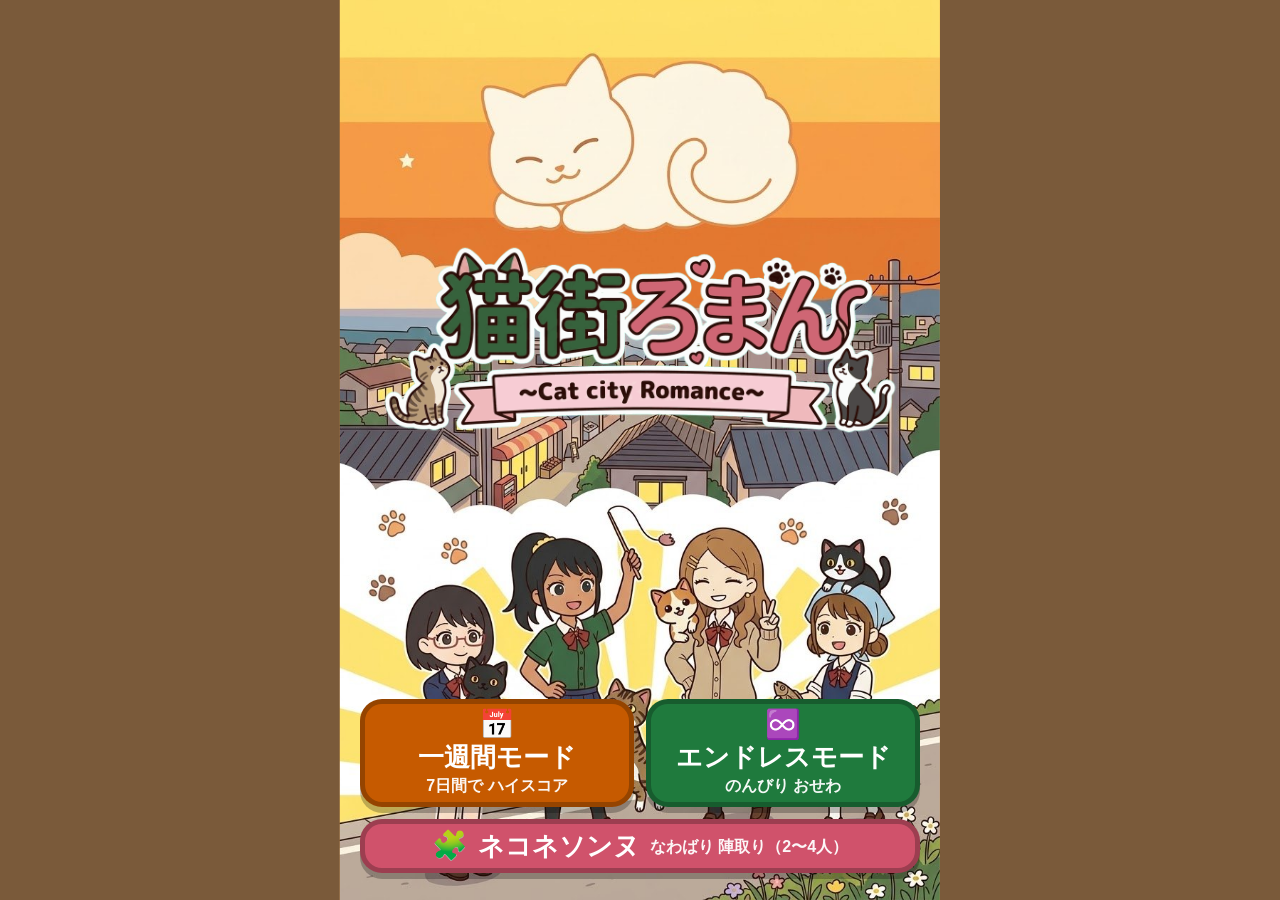
<file: app/index.html>
<!DOCTYPE html>
<html lang="ja">
<head>
<meta charset="UTF-8">
<meta name="viewport" content="width=device-width, initial-scale=1.0">
<title>猫街ろまん 〜Cat city Romance〜</title>
<meta name="description" content="猫街ろまん：ねこと 飼い主の 日常ゲーム。一週間モードで ハイスコアを めざすか、エンドレスモードで のんびり おせわ">
<meta name="theme-color" content="#2f5d3a">

<link rel="icon" type="image/png" sizes="32x32" href="images/icon-32.png">
<link rel="icon" type="image/png" sizes="192x192" href="images/icon-192.png">
<link rel="apple-touch-icon" href="images/icon-180.png">
<link rel="manifest" href="manifest.json">
<meta name="mobile-web-app-capable" content="yes">
<meta name="apple-mobile-web-app-capable" content="yes">
<meta name="apple-mobile-web-app-status-bar-style" content="default">
<meta name="apple-mobile-web-app-title" content="猫街ろまん">

<link rel="stylesheet" href="week.css">
<link rel="canonical" href="https://pikaring.github.io/tap-on-neko/app/">
</head>
<body>

  <!-- ===== ヘッダー：曜日・じかん・てんすう ===== -->
  <header class="wk-header" id="wkHeader" hidden>
    <div class="wk-days" id="wkDays" aria-hidden="true"></div>
    <div class="wk-status">
      <span class="wk-time" id="wkTime">あさ</span>
      <span class="wk-score"><span class="wk-score__label">てんすう</span> <b id="wkScore">0</b></span>
    </div>
  </header>

  <!-- ===== ぶたい：背景・立ち絵・ねこ ===== -->
  <main class="wk-stage" id="wkStage">
    <div class="wk-bg" id="wkBg"></div>
    <div class="wk-fig wk-fig--left" id="wkFigLeft" aria-hidden="true"></div>
    <div class="wk-fig wk-fig--right" id="wkFigRight" aria-hidden="true"></div>
    <div class="wk-cat" id="wkCat" aria-hidden="true" hidden></div>
    <div class="wk-arena" id="wkArena" hidden></div>
  </main>

  <!-- ===== したの まど：台詞 または メニュー・ミニゲーム ===== -->
  <section class="wk-bottom" id="wkBottom">
    <button type="button" class="wk-window" id="wkWindow" hidden>
      <span class="wk-window__name" id="wkName"></span>
      <span class="wk-window__text" id="wkText" aria-live="polite"></span>
      <span class="wk-window__next" aria-hidden="true">▼</span>
    </button>
    <div class="wk-panel" id="wkPanel"></div>
  </section>

  <script src="questions-kotoba.js"></script>
  <script src="week-data.js"></script>
  <script src="week.js"></script>
</body>
</html>
</file>
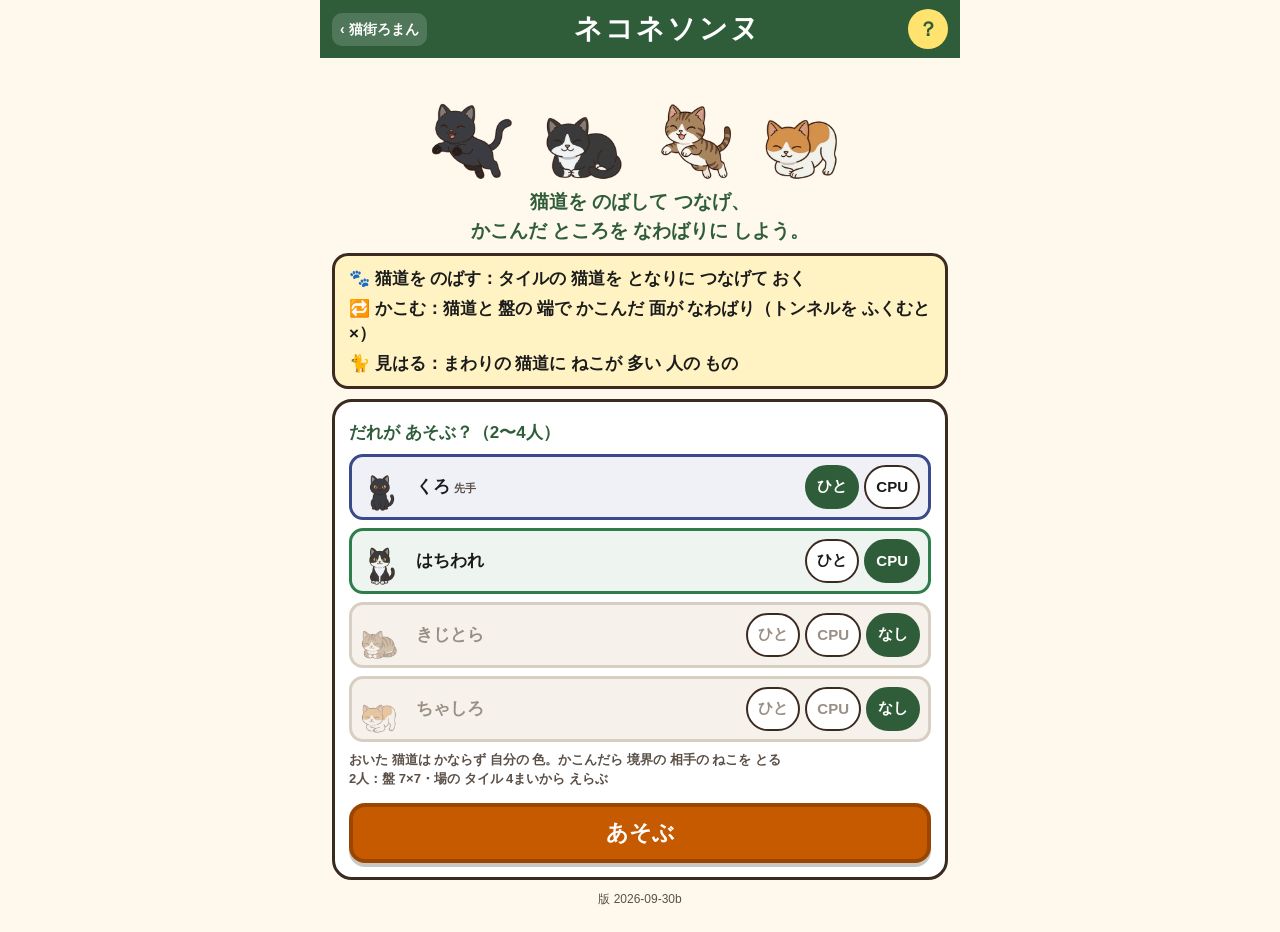
<file: neko-ne-sonne/index.html>
<!DOCTYPE html>
<html lang="ja">
<head>
<meta charset="UTF-8">
<meta name="viewport" content="width=device-width, initial-scale=1.0">
<title>ネコネソンヌ</title>
<meta name="description" content="ネコネソンヌ：猫道で えがく 囲碁。タイルを つないで 猫道を のばし、かこんだ 面を なわばりに する 陣取り ゲーム。2〜4人。">
<meta name="theme-color" content="#2f5d3a">
<link rel="icon" type="image/png" sizes="32x32" href="images/icon-32.png">
<link rel="icon" type="image/png" sizes="192x192" href="images/icon-192.png">
<link rel="apple-touch-icon" href="images/icon-180.png">
<meta name="apple-mobile-web-app-title" content="ネコネソンヌ">
<link rel="stylesheet" href="style.css?v=20260930b">
</head>
<body>
  <div id="app"></div>
  <div class="nn-toasts" id="toasts" aria-live="polite"></div>
  <script src="main.js?v=20260930b"></script>
</body>
</html>
</file>
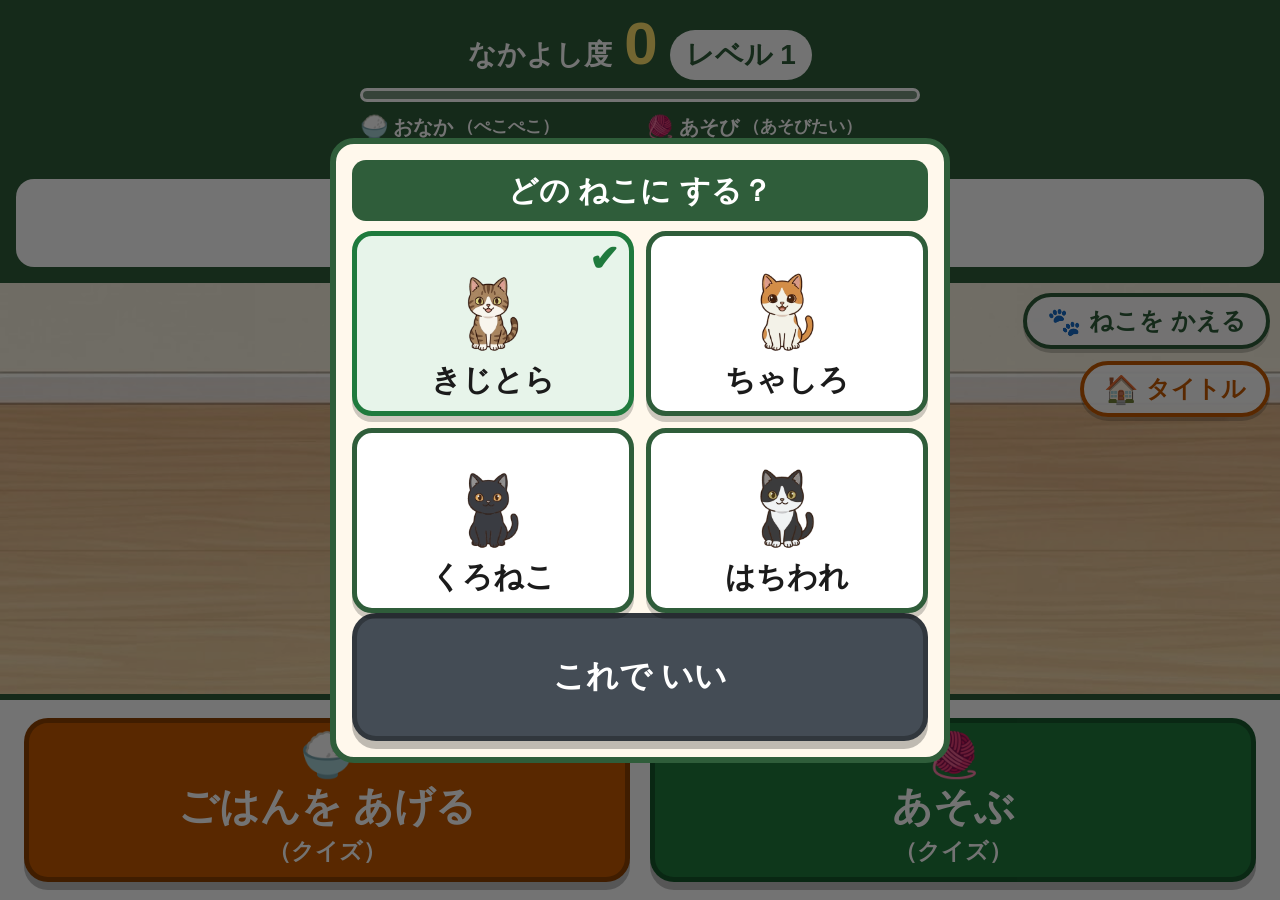
<file: app/endless.html>
<!DOCTYPE html>
<html lang="ja">
<head>
<meta charset="UTF-8">
<meta name="viewport" content="width=device-width, initial-scale=1.0">
<title>猫街ろまん エンドレスモード</title>
<meta name="description" content="タップだけであそべる、ねこのおせわと あたまの たいそう">
<meta name="theme-color" content="#2f5d3a">

<!-- ホーム画面に くわえた ときの アイコンと なまえ -->
<link rel="icon" type="image/png" sizes="32x32" href="images/icon-32.png">
<link rel="icon" type="image/png" sizes="192x192" href="images/icon-192.png">
<link rel="apple-touch-icon" href="images/icon-180.png">
<link rel="manifest" href="manifest.json">
<meta name="mobile-web-app-capable" content="yes">
<meta name="apple-mobile-web-app-capable" content="yes">
<meta name="apple-mobile-web-app-status-bar-style" content="default">
<meta name="apple-mobile-web-app-title" content="猫街ろまん">

<link rel="stylesheet" href="style.css">
<link rel="canonical" href="https://pikaring.github.io/tap-on-neko/app/endless.html">
</head>
<body>

  <!-- ===== ヘッダー：なかよし度とメッセージ ===== -->
  <header class="header">
    <div class="status">
      <span class="status__label">なかよし度</span>
      <span class="status__value" id="friendship">0</span>
      <span class="status__level" id="level">レベル 1</span>
    </div>
    <div class="gauge" aria-hidden="true">
      <div class="gauge__bar" id="gaugeBar"></div>
    </div>
    <!-- おなかと あそびの ゲージ -->
    <div class="meters">
      <div class="meter" id="meterFood">
        <span class="meter__label">
          <span class="meter__icon" aria-hidden="true">🍚</span>おなか
          <span class="meter__state" id="meterFoodState"></span>
        </span>
        <span class="meter__notches" id="meterFoodNotches"></span>
      </div>
      <div class="meter" id="meterPlay">
        <span class="meter__label">
          <span class="meter__icon" aria-hidden="true">🧶</span>あそび
          <span class="meter__state" id="meterPlayState"></span>
        </span>
        <span class="meter__notches" id="meterPlayNotches"></span>
      </div>
    </div>

    <p class="message" id="message" role="status" aria-live="polite">よろしくニャ！</p>
  </header>

  <!-- ===== メインビュー：へやと ねこ ===== -->
  <main class="room" id="room">

    <!-- へやの かざり（なかよし度で ふえる。なかみは main.js が つくる） -->
    <div class="room-items" id="roomItems"></div>

    <!-- タイトル（一週間モード／エンドレスモードを えらぶ）へ -->
    <a class="room-button room-button--week" id="btnTitle" href="./">
      <span class="room-button__icon" aria-hidden="true">🏠</span>
      <span class="room-button__text">タイトル</span>
    </a>

    <!-- ねこの がらを えらぶ ボタン -->
    <button type="button" class="room-button" id="btnCatPicker">
      <span class="room-button__icon" aria-hidden="true">🐾</span>
      <span class="room-button__text">ねこを かえる</span>
    </button>

    <!-- ねこ本体（あとで 画像に さしかえられるように クラスを わけてあります） -->
    <div class="cat-stage" id="catStage">
      <div class="effects" id="effects" aria-hidden="true"></div>
      <div class="cat" id="cat" role="img" aria-label="ねこ">
        <span class="cat__emoji" id="catEmoji">🐈</span>
      </div>
      <div class="cat__shadow" aria-hidden="true"></div>
    </div>

  </main>

  <!-- ===== アクションエリア：おおきな ボタン2つ ===== -->
  <footer class="actions">
    <button type="button" class="btn btn--feed" id="btnFeed">
      <span class="btn__icon" aria-hidden="true">🍚</span>
      <span class="btn__text">ごはんを あげる</span>
      <span class="btn__sub">（クイズ）</span>
    </button>
    <button type="button" class="btn btn--pet" id="btnPet">
      <span class="btn__icon" aria-hidden="true">🧶</span>
      <span class="btn__text">あそぶ</span>
      <span class="btn__sub">（クイズ）</span>
    </button>
  </footer>

  <!-- ===== クイズの がめん ===== -->
  <div class="modal" id="quizModal" hidden>
    <div class="modal__panel" role="dialog" aria-modal="true" aria-labelledby="quizTitle">

      <h2 class="modal__title" id="quizTitle">ごはんの クイズ</h2>
      <!-- みだしは main.js が「ごはんの クイズ」「あそびの クイズ」に かきかえる -->

      <div class="quiz">
        <p class="quiz__kind" id="quizKind"></p>
        <div class="quiz__silhouette" id="quizSilhouette" hidden aria-hidden="true">
          <span class="quiz__silhouette-emoji" id="quizSilhouetteEmoji"></span>
        </div>
        <p class="quiz__question" id="quizQuestion"></p>
        <div class="quiz__choices" id="quizChoices"></div>
        <div class="quiz__answer" id="quizAnswer" hidden>
          <p class="quiz__yomi" id="quizYomi"></p>
          <p class="quiz__imi" id="quizImi"></p>
        </div>
        <p class="quiz__result" id="quizResult" role="status" aria-live="assertive"></p>
      </div>

      <button type="button" class="btn btn--close" id="btnCloseQuiz">
        <span class="btn__text" id="btnCloseQuizText">とじる</span>
      </button>

    </div>
  </div>

  <!-- ===== ねこを えらぶ がめん ===== -->
  <div class="modal" id="catModal" hidden>
    <div class="modal__panel" role="dialog" aria-modal="true" aria-labelledby="catTitle">

      <h2 class="modal__title" id="catTitle">どの ねこに する？</h2>

      <div class="cat-choices" id="catChoices"></div>

      <button type="button" class="btn btn--close" id="btnCloseCat">
        <span class="btn__text">これで いい</span>
      </button>

    </div>
  </div>

  <!-- ===== 「大正解！」などの おおきな おしらせ ===== -->
  <div class="bignews" id="bignews" hidden aria-hidden="true">
    <p class="bignews__text" id="bignewsText"></p>
  </div>

  <script src="questions-kotoba.js"></script>
  <script src="main.js"></script>
</body>
</html>
</file>
<file: app/week.css>
@charset "UTF-8";
/* =========================================================
   猫街ろまん 〜Cat city Romance〜（一週間モード）  ―  スタイル
   ・お世話モード（style.css）と 同じ 配色・大きな ボタン
   ・操作は シングルタップだけ。タップ領域は 48px 以上
   ========================================================= */

:root {
  --c-text:        #1b1b1b;
  --c-bg:          #fff8ec;
  --c-header:      #2f5d3a;
  --c-header-text: #ffffff;
  --c-go:          #c65a00;
  --c-sub:         #444c55;
  --c-ok:          #1f7a3d;
  --c-ng:          #b3261e;
  --c-line:        #2f5d3a;

  --fs-text:   clamp(20px, 5vw, 30px);
  --fs-button: clamp(22px, 5.6vw, 34px);
  --fs-big:    clamp(34px, 10vw, 60px);
}

* { box-sizing: border-box; }

html, body { margin: 0; padding: 0; height: 100%; }

body {
  display: flex;
  flex-direction: column;
  height: 100dvh;
  background: var(--c-bg);
  color: var(--c-text);
  font-family: "Hiragino Kaku Gothic ProN", "Yu Gothic", "Meiryo", sans-serif;
  font-weight: 700;
  line-height: 1.5;
  line-break: strict;
  -webkit-text-size-adjust: 100%;
  -webkit-tap-highlight-color: transparent;
  overflow: hidden;
  overscroll-behavior: none;
  user-select: none;
}

[hidden] { display: none !important; }

/* ========== ヘッダー ========== */
.wk-header {
  flex: 0 0 auto;
  z-index: 3;
  background: var(--c-header);
  color: var(--c-header-text);
  padding: 8px 12px 10px;
  box-shadow: 0 4px 0 rgba(0, 0, 0, .18);
}

.wk-days {
  display: flex;
  justify-content: center;
  gap: 6px;
}

.wk-day {
  width: clamp(30px, 8.5vw, 44px);
  height: clamp(30px, 8.5vw, 44px);
  display: grid;
  place-items: center;
  border-radius: 50%;
  background: rgba(255, 255, 255, .18);
  font-size: clamp(16px, 4.2vw, 22px);
}
.wk-day.is-holiday { color: #ffd0d0; }
.wk-day.is-done { background: rgba(255, 255, 255, .45); color: var(--c-header); }
.wk-day.is-done::after { content: ''; }
.wk-day.is-today { background: #ffe36e; color: var(--c-header); box-shadow: 0 0 0 3px #fff; }

.wk-status {
  display: flex;
  justify-content: space-between;
  align-items: baseline;
  margin-top: 6px;
  font-size: clamp(18px, 4.6vw, 26px);
}

.wk-score b { font-size: 1.3em; color: #ffe36e; }
.wk-score__label { font-size: .85em; }

/* ========== ぶたい ========== */
.wk-stage {
  position: relative;
  flex: 1 1 0;
  min-height: 120px;
  overflow: hidden;
}

.wk-bg {
  position: fixed;
  inset: 0;
  z-index: -1;
  background-size: cover;
  background-repeat: no-repeat;
  background-position: center;
  transition: background-color .35s ease;
}

/* 教室（絵が ない ので 黒板の 色と 木の 床） */
.wk-bg.is-chalk {
  background-image:
    linear-gradient(#2f5d3a 0 58%, #6b4a2b 58% 61%, #c99a62 61% 100%) !important;
}
.wk-bg.is-chalk::after {
  content: '';
  position: absolute;
  left: 10%; right: 10%; top: 18%; height: 32%;
  border: 10px solid #8a5a2b;
  border-radius: 6px;
  background: #24493a;
}

/* よる：へやの 絵を くらく する */
.wk-bg.is-dark::before {
  content: '';
  position: absolute;
  inset: 0;
  background: rgba(20, 20, 60, .45);
}

/* 立ち絵（512×512 の 上半身） */
.wk-fig {
  position: absolute;
  bottom: 0;
  height: 100%;
  max-height: 480px;
  aspect-ratio: 1 / 1;
  max-width: 56%;
  background-size: contain;
  background-repeat: no-repeat;
  background-position: center bottom;
  opacity: 0;
  transition: opacity .3s ease, transform .3s ease, filter .3s ease;
  pointer-events: none;
}
.wk-fig--left  { left: -6%;  transform: translateX(-20px); }
.wk-fig--right { right: -6%; transform: translateX(20px); }
.wk-fig.is-shown { opacity: 1; transform: none; }
.wk-fig.is-dim { filter: brightness(.7); }

/* 絵が 読めない ときの 名前の 札 */
.wk-fig__tag {
  position: absolute;
  left: 50%;
  bottom: 12%;
  transform: translateX(-50%);
  width: 58%;
  aspect-ratio: 1 / 1;
  display: grid;
  place-items: center;
  border-radius: 50%;
  color: #fff;
  font-size: clamp(22px, 6vw, 36px);
  border: 5px solid #fff;
}
.wk-fig.is-image .wk-fig__tag { display: none; }

/* ねこ（3×3 の スプライトシート） */
.wk-cat {
  position: absolute;
  right: 0;                  /* 飼い主（左）と かさならない ように 右に 立つ */
  bottom: 0;
  height: 58%;
  max-height: 300px;
  max-width: 50%;
  aspect-ratio: 1 / 1;
  display: grid;
  place-items: center;
  font-size: clamp(60px, 18vw, 120px);
  line-height: 1;
  background-repeat: no-repeat;
  background-size: 300% 300%;
  pointer-events: none;
  z-index: 1;
}
.wk-cat.is-image { background-image: var(--cat-image); }
.wk-cat.is-pose-idle      { background-position:   0%   0%; }
.wk-cat.is-pose-happy     { background-position:  50%   0%; }
.wk-cat.is-pose-eating    { background-position: 100%   0%; }
.wk-cat.is-pose-morning   { background-position:   0%  50%; }
.wk-cat.is-pose-noon      { background-position:  50%  50%; }
.wk-cat.is-pose-night     { background-position: 100%  50%; }
.wk-cat.is-pose-welcome   { background-position:   0% 100%; }
.wk-cat.is-pose-celebrate { background-position:  50% 100%; }
.wk-cat.is-pose-thinking  { background-position: 100% 100%; }

.wk-cat.is-bounce { animation: wk-bounce .45s ease; }
@keyframes wk-bounce {
  0%, 100% { transform: translateY(0); }
  40%      { transform: translateY(-14%); }
}

/* タップの ミニゲームの 場所 */
.wk-arena {
  position: absolute;
  inset: 0;
  z-index: 2;
}

.wk-target {
  position: absolute;
  width: clamp(64px, 18vw, 96px);
  height: clamp(64px, 18vw, 96px);
  border-radius: 50%;
  border: 5px solid #fff;
  background: rgba(255, 227, 110, .92);
  box-shadow: 0 5px 0 rgba(0, 0, 0, .25);
  font-size: clamp(34px, 10vw, 54px);
  line-height: 1;
  font-family: inherit;
  font-weight: 700;
  cursor: pointer;
  touch-action: manipulation;
  animation: wk-pop .18s ease-out;
}
.wk-target.is-hit { background: var(--c-ok); color: #fff; font-size: clamp(20px, 5vw, 28px); }
.wk-target.is-miss { opacity: .3; transform: scale(.8); transition: all .2s; }
@keyframes wk-pop { from { transform: scale(.3); } to { transform: scale(1); } }

/* じゅんばん おぼえ：おもちゃ 4つ（2×2） */
.wk-pads {
  position: absolute;
  left: 50%;
  top: 5%;
  transform: translateX(-50%);
  width: min(72%, 300px);
  display: grid;
  grid-template-columns: 1fr 1fr;
  gap: 12px;
}

.wk-pad {
  aspect-ratio: 1 / 1;
  max-width: 100%;
  margin: 0;
  padding: 0;
  color: #000;
  border-radius: 24px;
  border: 5px solid #fff;
  background: rgba(255, 255, 255, .75);
  box-shadow: 0 5px 0 rgba(0, 0, 0, .25);
  font-size: clamp(36px, 11vw, 60px);
  line-height: 1;
  cursor: pointer;
  touch-action: manipulation;
  transition: transform .12s ease, background-color .12s ease;
}
.wk-pad:disabled { cursor: default; color: #000; }   /* 見本の あいだも うすく しない */
.wk-pad.is-lit { background-color: #ffe36e; transform: scale(1.08); }
.wk-pad.is-answer { background-color: #bfe3c8; box-shadow: 0 0 0 6px var(--c-ok); }

/* ねこの かくれんぼ：はこ 3つ */
.wk-shell {
  position: absolute;
  bottom: 12%;
  width: 26%;
  aspect-ratio: 1 / 1;
  max-width: 26%;
  padding: 0;
  border: 0;
  background: none;
  cursor: pointer;
  touch-action: manipulation;
  transition-property: left;
  transition-timing-function: ease-in-out;
}
.wk-shell:disabled { cursor: default; color: #000; }

.wk-shell__box, .wk-shell__cat {
  position: absolute;
  left: 0;
  right: 0;
  text-align: center;
  line-height: 1;
}
.wk-shell__box {
  bottom: 0;
  font-size: clamp(64px, 20vw, 120px);
  transition: transform .25s ease;
}
.wk-shell__cat {
  bottom: 18%;
  font-size: clamp(44px, 13vw, 80px);
  opacity: 0;
  transition: opacity .2s ease, transform .25s ease;
}
.wk-shell__cat.is-image {
  left: 5%;
  width: 90%;
  aspect-ratio: 1 / 1;
  background-size: 300% 300%;
  background-position: 0 0;
  background-repeat: no-repeat;
}
.wk-shell.is-open .wk-shell__cat { opacity: 1; transform: translateY(-70%); }
.wk-shell.is-open .wk-shell__box { transform: translateY(8%); }
.wk-shell.is-ok .wk-shell__box { filter: drop-shadow(0 0 10px #3fbf6a); }
.wk-shell.is-ng .wk-shell__box { filter: drop-shadow(0 0 10px #e05a4f); }

/* ========== したの まど ========== */
.wk-bottom {
  flex: 0 0 auto;
  z-index: 3;
  max-height: 74dvh;
  display: flex;
  flex-direction: column;
}

.wk-window {
  position: relative;
  display: block;
  width: 100%;
  min-height: clamp(150px, 26dvh, 220px);
  margin: 0;
  padding: 30px 20px 26px;
  text-align: left;
  font: inherit;
  color: var(--c-text);
  background: rgba(255, 255, 255, .96);
  border: 0;
  border-top: 6px solid var(--c-line);
  cursor: pointer;
  touch-action: manipulation;
}
.wk-window.is-in .wk-window__text { animation: wk-fade .25s ease; }
@keyframes wk-fade { from { opacity: 0; transform: translateY(6px); } to { opacity: 1; transform: none; } }

.wk-window__name {
  position: absolute;
  top: -22px;
  left: 14px;
  padding: 2px 18px;
  border-radius: 999px;
  color: #fff;
  font-size: clamp(18px, 4.6vw, 26px);
  border: 3px solid #fff;
}

.wk-window__text {
  display: block;
  font-size: var(--fs-text);
  white-space: pre-line;
}

.wk-window__next {
  position: absolute;
  right: 18px;
  bottom: 8px;
  color: var(--c-go);
  animation: wk-blink 1s steps(2) infinite;
}
@keyframes wk-blink { 50% { opacity: 0; } }

.wk-panel {
  overflow-y: auto;
  background: rgba(255, 248, 236, .97);
  border-top: 6px solid var(--c-line);
  padding: 12px 14px 16px;
}
.wk-panel:empty { display: none; }
.wk-panel.is-full { background: rgba(255, 248, 236, .94); }

/* ========== ボタン ========== */
.wk-btn {
  width: 100%;
  min-height: 72px;
  margin: 0;
  padding: 8px 12px;
  display: flex;
  flex-direction: column;
  align-items: center;
  justify-content: center;
  gap: 2px;
  font-family: inherit;
  font-weight: 700;
  font-size: var(--fs-button);
  line-height: 1.25;
  color: #fff;
  background: var(--c-go);
  border: 5px solid rgba(0, 0, 0, .25);
  border-radius: 22px;
  box-shadow: 0 6px 0 rgba(0, 0, 0, .25);
  cursor: pointer;
  touch-action: manipulation;
}
.wk-btn:active { transform: translateY(4px); box-shadow: 0 2px 0 rgba(0, 0, 0, .25); }
.wk-btn:focus-visible { outline: 6px solid #ffe36e; outline-offset: 3px; }
.wk-btn__icon { font-size: 1.1em; line-height: 1; }
.wk-btn__sub { font-size: .62em; white-space: pre-line; opacity: .95; }
.wk-btn--sub { background: var(--c-sub); min-height: 60px; font-size: clamp(20px, 5vw, 28px); }

.wk-quiz__next {
  display: grid;
  gap: 12px;
  margin-top: 12px;
}

/* ========== タイトル ==========
   絵（images/title.jpg・たて 2:3）を 画面の 高さいっぱいに 出し、
   ロゴを 猫の 雲の 下（上から 26〜36%）に、ボタンを 下はしに 重ねる（throw-on-tako と 同じ 形） */
body.is-title { background: #7a5a3a; }            /* 横長の 画面で 絵の 左右に 見える 色 */

.wk-bg.is-title {
  left: 50%;
  right: auto;
  width: min(100%, 66.7dvh);                        /* 横長の 画面では まんなかに たて長の まま */
  transform: translateX(-50%);
  background-position: center top;
}

body.is-title .wk-panel.is-title {
  position: fixed;
  inset: 0;
  z-index: 5;
  display: flex;
  flex-direction: column;
  align-items: center;
  gap: 10px;
  max-height: none;
  overflow: hidden;
  padding: max(27dvh, 8px) 16px max(3dvh, 12px);   /* 猫の 雲（上から 5〜26%）に かからない ように */
  background: none;
  border: 0;
}

.wk-title__head { text-align: center; max-width: 100%; }

.wk-title {
  margin: 0;
  font-size: min(14vw, 9dvh, 88px);
  line-height: 1.05;
  letter-spacing: .04em;
  white-space: nowrap;
  -webkit-text-stroke: .14em #fff8ec;
  paint-order: stroke fill;
  text-shadow: 0 .08em 0 #3a2a20;
}
.wk-title__a { color: #2f5d3a; }
.wk-title__b { color: #d0526b; }

.wk-title__sub {
  margin: 6px auto 0;
  width: fit-content;
  padding: 2px 18px;
  font-size: min(4.4vw, 3dvh, 26px);
  letter-spacing: .03em;
  background: #ffe36e;
  color: #2f5d3a;
  border: 4px solid #3a2a20;
  border-radius: 999px;
}

/* ロゴの 画像（読めた ときだけ）。文字の タイトルは 読みあげ用に のこして 見えなく する */
.wk-title__logo {
  display: block;
  width: min(92vw, 520px, 60dvh);
  height: auto;
  margin: 0 auto;
}
.wk-title__head.has-logo .wk-title,
.wk-title__head.has-logo .wk-title__sub {
  position: absolute;
  width: 1px;
  height: 1px;
  overflow: hidden;
  clip: rect(0 0 0 0);
  white-space: nowrap;
}

.wk-title__best {
  min-height: 44px;
  padding: 4px 16px;
  font-family: inherit;
  font-weight: 700;
  font-size: clamp(14px, 3.8vw, 18px);
  color: #3a2a20;
  background: rgba(255, 248, 236, .92);
  border: 3px solid #3a2a20;
  border-radius: 999px;
  cursor: pointer;
  touch-action: manipulation;
}

.wk-title__btns { display: grid; gap: 12px; margin-top: 12px; }

/* タイトル画面では 2つの ボタンを よこに ならべて 下に よせる（4人を かくさない） */
body.is-title .wk-title__btns {
  width: 100%;
  max-width: min(560px, 66.7dvh - 24px);          /* 絵の はばから はみ出さない */
  margin-top: auto;
  grid-template-columns: 1fr 1fr;
}
body.is-title .wk-title__btns .wk-btn { min-height: 88px; padding: 6px 8px; font-size: min(4.6vw, 3.2dvh, 26px); white-space: nowrap; }

.wk-link {
  display: block;
  margin-top: 14px;
  padding: 10px;
  text-align: center;
  color: var(--c-header);
  font-size: clamp(18px, 4.6vw, 24px);
}

/* ========== えらぶ カード ========== */
.wk-menu__title {
  margin: 0 0 10px;
  text-align: center;
  font-size: clamp(24px, 6.4vw, 36px);
  color: var(--c-header);
}

.wk-cards {
  display: grid;
  grid-template-columns: 1fr 1fr;
  gap: 10px;
}

.wk-card {
  min-height: 0;
  padding: 6px 6px 10px;
  background: #fff;
  color: var(--c-text);
  border: 5px solid var(--c-person, var(--c-line));
  font-size: clamp(22px, 5.6vw, 30px);
}
.wk-card .wk-btn__sub { font-size: clamp(13px, 3.4vw, 17px); color: #3b3b3b; }
.wk-card.is-best { background: #fff1f4; border-color: #d0526b; }

.wk-card__face, .wk-card__cat {
  width: clamp(80px, 26vw, 130px);
  aspect-ratio: 1 / 1;
  background-size: cover;
  background-position: center 10%;
  background-repeat: no-repeat;
  border-radius: 50%;
  background-color: #f3eadb;
  display: grid;
  place-items: center;
  font-size: 48px;
}
.wk-card__cat.is-image { background-size: 300% 300%; background-position: 0 0; }

/* ほうかごの メニュー */
.wk-menu__grid { display: grid; gap: 10px; }

.wk-btn--friend, .wk-btn--baito {
  flex-direction: row;
  flex-wrap: wrap;
  justify-content: flex-start;
  text-align: left;
  column-gap: 12px;
  min-height: 80px;
  font-size: clamp(20px, 5.2vw, 28px);
}
.wk-btn--friend { background: var(--c-person, var(--c-go)); }
.wk-btn--baito { background: #23506e; }
.wk-btn--friend .wk-btn__text, .wk-btn--baito .wk-btn__text { flex: 1 1 0; }
.wk-btn--friend .wk-btn__sub, .wk-btn--baito .wk-btn__sub { flex-basis: 100%; padding-left: 76px; }
.wk-btn--baito .wk-btn__icon { width: 64px; text-align: center; font-size: 40px; }

.wk-btn__face {
  width: 64px;
  height: 64px;
  border-radius: 50%;
  background: rgba(255, 255, 255, .85) center 10% / cover no-repeat;
  border: 3px solid #fff;
}

/* ========== クイズ ========== */
.wk-quiz__head {
  display: flex;
  justify-content: space-between;
  align-items: baseline;
}
.wk-quiz__title { margin: 0; font-size: clamp(20px, 5.2vw, 28px); color: var(--c-header); }
.wk-quiz__count { font-size: clamp(18px, 4.6vw, 24px); color: var(--c-sub); }
.wk-quiz__kind  { margin: 0; font-size: clamp(16px, 4vw, 20px); color: var(--c-go); }

.wk-quiz__big {
  margin: 4px 0;
  text-align: center;
  font-size: var(--fs-big);
  line-height: 1.2;
  letter-spacing: .04em;
}
.wk-quiz__blank { font-size: clamp(30px, 8.5vw, 52px); }

.wk-hole {
  display: inline-block;
  min-width: 1.2em;
  margin: 0 .1em;
  padding: 0 .1em;
  border-bottom: 5px solid var(--c-go);
  color: var(--c-go);
}
.wk-hole.is-filled { color: var(--c-ok); border-color: var(--c-ok); }

.wk-quiz__text {
  margin: 4px 0 8px;
  text-align: center;
  white-space: pre-line;
  font-size: var(--fs-text);
}

.wk-quiz__note {
  margin: 6px 0 0;
  padding: 8px 12px;
  background: #fff;
  border-radius: 12px;
  white-space: pre-line;
  font-size: clamp(16px, 4vw, 20px);
}

.wk-choices {
  display: grid;
  grid-template-columns: 1fr 1fr;
  gap: 10px;
}

.wk-choice {
  min-height: 68px;
  padding: 6px;
  font-family: inherit;
  font-weight: 700;
  font-size: clamp(20px, 5.4vw, 30px);
  line-height: 1.25;
  color: var(--c-text);
  background: #fff;
  border: 5px solid var(--c-line);
  border-radius: 18px;
  box-shadow: 0 5px 0 rgba(0, 0, 0, .2);
  cursor: pointer;
  touch-action: manipulation;
}
.wk-choice:active { transform: translateY(3px); box-shadow: 0 2px 0 rgba(0, 0, 0, .2); }
.wk-choice:disabled { cursor: default; }
.wk-choice.is-ng { background: #f6d6d3; border-color: var(--c-ng); color: #6d1914; }
.wk-choice.is-ok { background: var(--c-ok); border-color: var(--c-ok); color: #fff; }

.wk-quiz__result {
  min-height: 1.5em;
  margin: 8px 0 0;
  text-align: center;
  font-size: clamp(22px, 5.6vw, 32px);
}
.wk-quiz__result.is-ok { color: var(--c-ok); }
.wk-quiz__result.is-ng { color: var(--c-ng); }

/* はやおしの のこり時間 */
.wk-timer {
  height: 16px;
  margin: 6px 0;
  background: #e6dccb;
  border-radius: 999px;
  overflow: hidden;
}
.wk-timer__fill {
  height: 100%;
  background: var(--c-ok);
  transform-origin: left center;
}
.wk-timer.is-hurry .wk-timer__fill { background: var(--c-ng); }

/* かげあて（images/animals.png の 3×3） */
.wk-shadow {
  width: clamp(96px, 28vw, 150px);
  aspect-ratio: 1 / 1;
  margin: 0 auto;
  display: grid;
  place-items: center;
  font-size: clamp(60px, 18vw, 96px);
  background-repeat: no-repeat;
  background-size: 300% 300%;
  transition: filter .3s ease;
}
.wk-shadow.is-image { background-image: url("images/animals.png"); }   /* シートは week.js が 問題ごとに 入れかえる */
.wk-shadow.is-dark { filter: brightness(0); }

/* タップの ミニゲーム */
.wk-tap__help, .wk-tap__info {
  margin: 6px 0 0;
  text-align: center;
  white-space: pre-line;
  font-size: var(--fs-text);
}
.wk-tap__info { color: var(--c-go); min-height: 1.5em; }

/* ========== けっか ========== */
.wk-result__title {
  margin: 0 0 6px;
  text-align: center;
  font-size: clamp(24px, 6.4vw, 36px);
  color: var(--c-header);
}
.wk-result__who { margin: 0; text-align: center; font-size: clamp(18px, 4.6vw, 24px); }

.wk-result__list {
  display: grid;
  grid-template-columns: 1fr auto;
  gap: 4px 12px;
  margin: 6px 0;
  padding: 10px 14px;
  background: #fff;
  border-radius: 14px;
  font-size: clamp(17px, 4.4vw, 22px);
}
.wk-result__list dt, .wk-result__list dd { margin: 0; }
.wk-result__list dd { text-align: right; color: var(--c-ok); }

.wk-result__total, .wk-result__sub {
  margin: 6px 0 0;
  text-align: center;
  font-size: clamp(22px, 5.8vw, 32px);
  color: var(--c-go);
}
.wk-result__sub { font-size: clamp(18px, 4.6vw, 24px); color: var(--c-sub); }

.wk-result__grand {
  margin: 4px 0 0;
  text-align: center;
  font-size: clamp(44px, 13vw, 72px);
  line-height: 1.1;
  color: var(--c-go);
}
.wk-result__rank { margin: 0; text-align: center; font-size: clamp(20px, 5.4vw, 30px); color: var(--c-header); }
.wk-result__new  { margin: 4px 0 0; text-align: center; font-size: clamp(20px, 5.4vw, 28px); color: #d0526b; }

/* きろくの 表 */
.wk-records {
  width: 100%;
  border-collapse: collapse;
  background: #fff;
  font-size: clamp(14px, 3.8vw, 20px);
}
.wk-records th, .wk-records td {
  padding: 8px 4px;
  border: 2px solid #e6dccb;
  text-align: center;
}
.wk-records td.is-best { background: #fff1f4; }
.wk-records td.is-best::after { content: ' 💞'; }
.wk-records__note { margin: 8px 0 0; text-align: center; font-size: clamp(14px, 3.8vw, 18px); }

@media (prefers-reduced-motion: reduce) {
  *, *::before, *::after { animation: none !important; transition: none !important; }
}

/* タイトルの エンドレスモード（お世話の みどり） */
.wk-btn--endless { background: #1f7a3d; }
.wk-btn--board { background: #d0526b; }
/* タイトル画面：ネコネソンヌは 2つの 下に よこながで（高さは ひかえめ） */
body.is-title .wk-title__btns .wk-btn--board { grid-column: 1 / -1; min-height: 52px; flex-direction: row; gap: 10px; }

/* 日曜の かいもので 手に 入れた アイテム */
.wk-item__icon {
  margin: 0;
  text-align: center;
  font-size: clamp(56px, 16vw, 88px);
  line-height: 1.2;
}

/* ねこの なまえを きめる */
.wk-name__cat {
  width: clamp(96px, 30vw, 150px);
  aspect-ratio: 1 / 1;
  max-width: 100%;
  margin: 0 auto;
  display: grid;
  place-items: center;
  font-size: 64px;
  background-repeat: no-repeat;
  background-size: 300% 300%;
  background-position: 0 0;
}

.wk-name { display: grid; gap: 4px; margin-top: 6px; }
.wk-name__label { font-size: clamp(16px, 4.2vw, 20px); color: var(--c-sub); }

.wk-name__input {
  width: 100%;
  min-height: 64px;
  padding: 6px 16px;
  font-family: inherit;
  font-weight: 700;
  font-size: clamp(26px, 7vw, 38px);   /* 16px 以上で iPhone の 自動ズームを ふせぐ */
  color: var(--c-text);
  background: #fff;
  border: 5px solid var(--c-line);
  border-radius: 18px;
  user-select: text;
}
.wk-name__input:focus-visible { outline: 6px solid #ffe36e; outline-offset: 2px; }

.wk-name__hint { margin: 10px 0 4px; font-size: clamp(15px, 4vw, 19px); color: var(--c-sub); }

.wk-name__chips { display: flex; flex-wrap: wrap; gap: 8px; }

.wk-chip {
  min-height: 48px;
  padding: 4px 16px;
  font-family: inherit;
  font-weight: 700;
  font-size: clamp(18px, 4.8vw, 24px);
  color: var(--c-header);
  background: #fff;
  border: 4px solid var(--c-header);
  border-radius: 999px;
  cursor: pointer;
  touch-action: manipulation;
}
.wk-chip:active { transform: translateY(2px); }

/* ---------- 小物の 絵（images/goods.png・items.png の 3×3 の 1マス。week.js の setPic） ---------- */
.is-pic {
  background-size: 300% 300%;
  background-repeat: no-repeat;
  background-origin: content-box;
  background-clip: content-box;   /* となりの マスが 余白に はみ出さない ように */
}

/* ボタンの 中の 絵（的・おもちゃ）。ボタンの 背景色と ふちは そのまま */
.wk-picin {
  position: absolute;
  inset: 10%;
  display: grid;
  place-items: center;
  line-height: 1;
  pointer-events: none;
}
.wk-pad { position: relative; }

.wk-shell__box.is-pic {
  display: block;
  left: 0;
  right: 0;
  width: 100%;
  aspect-ratio: 1 / 1;
  max-width: 100%;
}
/* ねこが 出る ときは、ふたの あいた 箱に */
.wk-shell.is-open .wk-shell__box.is-pic { background-position: 100% 0% !important; }

.wk-item__icon.is-pic {
  width: clamp(96px, 30vw, 140px);
  aspect-ratio: 1 / 1;
  max-width: 100%;
  margin: 0 auto;
}

.wk-menu__title--pic { display: flex; align-items: center; justify-content: center; gap: 8px; }
.wk-menu__pic {
  display: inline-block;
  width: 1.8em;
  height: 1.8em;
  font-size: inherit;
  line-height: 1.8em;
  text-align: center;
}
</file>
<file: neko-ne-sonne/style.css>
@charset "UTF-8";
/* ネコネソンヌ ― 猫街ろまんと 同じ 配色（クリーム地・みどりの 帯）＋ 碁盤の 木目 */

:root {
  --c-text: #1b1b1b;
  --c-bg: #fff8ec;
  --c-green: #2f5d3a;
  --c-go: #c65a00;
  --c-rose: #d0526b;
  --c-sub: #5b5048;
  --c-line: #3a2a20;

  /* タイル：上から 見た 街区（地面・屋根・木）と 猫道 */
  --ground: #e9e2c9;
  --tree: #9cc47a;
  --roof: #e9a07a;
  --path: #d7b98a;
  --path-edge: #8a6440;
}

* { box-sizing: border-box; }
html, body { margin: 0; padding: 0; }
body {
  min-height: 100dvh;
  background: var(--c-bg);
  color: var(--c-text);
  font-family: "Hiragino Kaku Gothic ProN", "Yu Gothic", "Meiryo", sans-serif;
  font-weight: 700;
  line-height: 1.5;
  -webkit-text-size-adjust: 100%;
  -webkit-tap-highlight-color: transparent;
}
button { font-family: inherit; font-weight: 700; color: inherit; touch-action: manipulation; }
button:focus-visible, a:focus-visible { outline: 4px solid #ffb300; outline-offset: 2px; }

.nn-stage { max-width: 640px; margin: 0 auto; padding: 0 12px 24px; display: flex; flex-direction: column; gap: 10px; }

/* ---- 上の 帯 ---- */
.nn-top {
  position: sticky; top: 0; z-index: 5;
  margin: 0 -12px; padding: 8px 12px;
  display: flex; align-items: center; gap: 8px;
  background: var(--c-green); color: #fff;
}
.nn-top__back { color: #fff; text-decoration: none; font-size: 14px; padding: 6px 8px; border-radius: 10px; background: rgba(255, 255, 255, .16); white-space: nowrap; }
.nn-top__title { flex: 1; margin: 0; text-align: center; font-size: clamp(20px, 5.4vw, 28px); letter-spacing: .08em; }
.nn-top__btn { width: 40px; height: 40px; border: 0; border-radius: 50%; background: #ffe36e; color: var(--c-green); font-size: 20px; cursor: pointer; }

/* ---- セットアップ ---- */
.nn-hero { text-align: center; padding-top: 6px; }
.nn-hero__cats { display: flex; justify-content: center; gap: 2px; }
.nn-hero__cat { width: clamp(64px, 20vw, 110px); height: clamp(64px, 20vw, 110px); }
.nn-hero__lead { margin: 4px 0 8px; font-size: clamp(15px, 4.2vw, 19px); color: var(--c-green); }
.nn-hero__points {
  list-style: none; margin: 0 auto; padding: 10px 14px; width: fit-content; max-width: 100%;
  text-align: left; font-size: clamp(14px, 3.8vw, 17px);
  background: #fff3c4; border: 3px solid var(--c-line); border-radius: 16px;
}
.nn-hero__points li + li { margin-top: 4px; }

.nn-card { background: #fff; border: 3px solid var(--c-line); border-radius: 20px; padding: 14px; display: flex; flex-direction: column; gap: 8px; }
.nn-card__title { margin: 4px 0 0; font-size: 17px; color: var(--c-green); }
.nn-card__note { margin: 0; font-size: 13px; color: var(--c-sub); }

.nn-seat {
  display: flex; align-items: center; gap: 8px; padding: 4px 8px 4px 4px;
  border-radius: 14px; border: 3px solid var(--pc);
  background: color-mix(in srgb, var(--pc) 8%, #fff);
}
.nn-seat.is-off { border-color: #d8cfc3; background: #f6f1ea; color: #9a8f84; }
.nn-seat__face { width: 52px; height: 52px; flex: none; }
.nn-seat.is-off .nn-seat__face { opacity: .45; }
.nn-seat__name { flex: 1; min-width: 0; font-size: 17px; white-space: nowrap; }
.nn-seat__name small { margin-left: 4px; font-size: 11px; color: var(--c-sub); }
.nn-seat__modes { display: flex; gap: 5px; flex-wrap: wrap; }
.nn-chip { min-height: 44px; min-width: 50px; padding: 4px 10px; border: 2px solid var(--c-line); border-radius: 999px; background: #fff; font-size: 15px; cursor: pointer; }
.nn-chip.is-on { background: var(--c-green); border-color: var(--c-green); color: #fff; }

/* ---- ボタン ---- */
.nn-btn {
  display: flex; align-items: center; justify-content: center; gap: 6px;
  width: 100%; min-height: 50px; padding: 6px 12px;
  border: 4px solid rgba(0, 0, 0, .22); border-radius: 16px;
  background: var(--c-go); color: #fff; font-size: 17px;
  box-shadow: 0 4px 0 rgba(0, 0, 0, .22); cursor: pointer;
}
.nn-btn:active:not(:disabled) { transform: translateY(3px); box-shadow: 0 1px 0 rgba(0, 0, 0, .22); }
.nn-btn:disabled { opacity: .4; cursor: default; }
.nn-btn--go { font-size: 22px; min-height: 60px; margin-top: 6px; }
.nn-btn--cat { background: var(--c-green); }
.nn-btn--sub { background: #fff; color: var(--c-line); border-color: #d8cfc3; }
.nn-btn--small { width: auto; min-height: 44px; font-size: 15px; }

.nn-face { display: inline-block; background-repeat: no-repeat; background-size: 300% 300%; }

/* ---- 点数 ---- */
.nn-score { display: grid; grid-template-columns: repeat(auto-fit, minmax(150px, 1fr)); gap: 6px; }
.nn-pl {
  display: flex; align-items: center; gap: 4px; padding: 2px 8px 2px 2px; min-width: 0;
  background: #fff; border: 3px solid color-mix(in srgb, var(--pc) 45%, #fff); border-radius: 14px;
}
.nn-pl.is-current { border-color: var(--pc); box-shadow: 0 0 0 3px color-mix(in srgb, var(--pc) 30%, transparent); background: color-mix(in srgb, var(--pc) 10%, #fff); }
.nn-pl__face { width: 46px; height: 46px; flex: none; }
.nn-pl__body { display: grid; grid-template-columns: 1fr auto; align-items: baseline; column-gap: 4px; min-width: 0; flex: 1; }
.nn-pl__name { font-size: 14px; color: var(--pc); white-space: nowrap; overflow: hidden; text-overflow: ellipsis; }
.nn-pl__name small { margin-left: 3px; padding: 0 4px; font-size: 10px; border-radius: 4px; background: var(--pc); color: #fff; vertical-align: 1px; }
.nn-pl__pts { font-size: 20px; font-variant-numeric: tabular-nums; grid-row: span 2; }
.nn-pl__pts small { font-size: 12px; }
.nn-pl__left { font-size: 11px; color: var(--c-sub); white-space: nowrap; }

.nn-status { margin: 0; padding: 6px 12px; border-radius: 12px; background: var(--pc); color: #fff; text-align: center; font-size: clamp(14px, 4vw, 18px); }

/* ---- 手札・えらぶ ---- */
.nn-panel {
  display: flex; align-items: center; justify-content: center; gap: 10px; flex-wrap: wrap;
  padding: 10px; background: #fff; border: 3px solid var(--c-line); border-radius: 18px;
}
.nn-panel--act { flex-direction: column; align-items: stretch; gap: 8px; }
.nn-hand__tile {
  width: 76px; height: 76px; padding: 0; flex: none;
  border: 3px solid transparent; border-radius: 10px; background: none; cursor: pointer;
}
.nn-hand__tile svg { display: block; width: 100%; height: 100%; border-radius: 6px; box-shadow: 0 3px 0 rgba(0, 0, 0, .2); }
.nn-hand__tile.is-sel { border-color: var(--c-go); box-shadow: 0 0 0 3px #ffe36e; }
.nn-hand__tile.is-back { opacity: .7; }
.nn-deck { font-size: 13px; color: var(--c-sub); padding: 4px 8px; border: 2px dashed #d8cfc3; border-radius: 10px; }
.nn-panel__hint { flex-basis: 100%; margin: 0; text-align: center; font-size: 14px; color: var(--c-sub); }
.nn-panel__row { display: flex; gap: 8px; justify-content: center; }

/* ---- 盤（9×9） ---- */
.nn-board-box { display: flex; justify-content: center; }
.nn-board {
  position: relative;
  width: min(100%, 600px);
  aspect-ratio: 1 / 1;
  display: grid;
  grid-template-columns: repeat(9, 1fr);
  grid-template-rows: repeat(9, 1fr);
  padding: 0;
  border: 4px solid var(--c-line);
  border-radius: 8px;
  background: #d9b877;
  box-shadow: 0 6px 0 rgba(0, 0, 0, .15);
}
.nn-cell { position: relative; padding: 0; border: 0; background: none; min-width: 0; min-height: 0; }
.nn-cell svg { display: block; width: 100%; height: 100%; }
.nn-cell.is-empty { border: 1px dashed rgba(58, 42, 32, .28); }
button.nn-cell { cursor: pointer; }
.nn-cell.is-place { background: rgba(255, 227, 110, .75); box-shadow: inset 0 0 0 3px #e0a000; }
.nn-cell.is-last { box-shadow: inset 0 0 0 3px #fff, 0 0 0 2px var(--c-go); z-index: 1; }


/* ---- できごと ---- */
.nn-log { list-style: none; margin: 0; padding: 8px 12px; background: #fff; border: 2px solid #d8cfc3; border-radius: 14px; font-size: 14px; color: var(--c-sub); }
.nn-log li + li { margin-top: 2px; opacity: .8; }
.nn-log .is-score { color: var(--c-green); }

.nn-toasts {
  position: fixed; left: 50%; bottom: 16px; transform: translateX(-50%); z-index: 20;
  display: flex; flex-direction: column; gap: 6px; width: min(420px, calc(100vw - 32px)); pointer-events: none;
}
.nn-toast { padding: 8px 14px; border-radius: 14px; background: rgba(27, 27, 27, .88); color: #fff; font-size: 15px; text-align: center; }
.nn-toast.is-score { background: rgba(47, 93, 58, .95); }
@media (prefers-reduced-motion: no-preference) { .nn-toast { animation: nn-up .25s ease-out both; } }
@keyframes nn-up { from { opacity: 0; transform: translateY(10px); } to { opacity: 1; transform: none; } }

/* ---- モーダル ---- */
.nn-overlay { position: fixed; inset: 0; z-index: 30; display: flex; align-items: center; justify-content: center; padding: 16px; background: rgba(20, 15, 8, .55); }
.nn-modal {
  width: min(480px, 100%); max-height: 88dvh; overflow-y: auto; padding: 18px;
  background: var(--c-bg); border: 4px solid var(--c-line); border-radius: 22px;
  display: flex; flex-direction: column; gap: 8px;
}
.nn-modal__head { display: flex; align-items: center; justify-content: space-between; }
.nn-modal__title { margin: 0; text-align: center; color: var(--c-green); font-size: 26px; }
.nn-modal__head .nn-modal__title { text-align: left; }
.nn-modal__note { margin: 0; text-align: center; font-size: 13px; color: var(--c-sub); }
.nn-modal__close { width: 44px; height: 44px; border: 0; background: none; font-size: 22px; cursor: pointer; }
.nn-rules { font-size: 15px; font-weight: 500; }
.nn-rules ul { margin: 0; padding-left: 1.3em; display: flex; flex-direction: column; gap: 4px; }
.nn-rules h3 { margin: 8px 0 0; font-size: 17px; color: var(--c-green); }

.nn-final { display: flex; flex-direction: column; gap: 6px; }
.nn-final__row { display: flex; align-items: center; gap: 6px; padding: 2px 12px 2px 8px; background: #fff; border: 3px solid color-mix(in srgb, var(--pc) 40%, #fff); border-radius: 14px; }
.nn-final__row.is-win { border-color: var(--pc); background: color-mix(in srgb, var(--pc) 12%, #fff); }
.nn-final__rank { width: 1.4em; text-align: center; color: var(--c-sub); }
.nn-final__face { width: 56px; height: 56px; }
.nn-final__name { flex: 1; color: var(--pc); display: flex; flex-direction: column; line-height: 1.2; }
.nn-final__name small { font-size: 11px; color: var(--c-sub); }
.nn-final__pts { font-size: 22px; font-variant-numeric: tabular-nums; }

@media (max-width: 420px) {
  .nn-score { grid-template-columns: 1fr 1fr; }
  .nn-hand__tile { width: 64px; height: 64px; }
}



/* トンネル（四辺の まん中）：盤の 縁に あいた 穴。内がわに 口を むける。ここを ふくむ 面は 0点 */
.nn-tunnel {
  position: absolute; z-index: 3; pointer-events: none;
  width: calc(100% / var(--n, 9) * .62);
}
/* 盤の 縁に またがって おく（絵は 回さない） */
.nn-tunnel img { display: block; width: 100%; height: auto; filter: drop-shadow(0 1px 1px rgba(0, 0, 0, .3)); }
.nn-tunnel.is-bottom { transform: translate(-50%, -62%); }
.nn-tunnel.is-top    { transform: translate(-50%, -40%); }

/* =========================================================
   あそんで いる 画面：盤は つねに 見える。操作らんの 高さは 固定（中身が かわっても 盤が ずれない）
   スマホ：上から 帯 → 点数 → 盤（のこりの 高さ いっぱい）→ 操作らん
   ひろい 画面：左に 盤、右に 点数・操作・できごと
   ========================================================= */
.nn-play {
  height: 100dvh;
  max-width: 640px;
  margin: 0 auto;
  padding: 0 8px 8px;
  display: grid;
  gap: 6px;
  grid-template-columns: minmax(0, 1fr);
  grid-template-rows: auto auto minmax(0, 1fr) auto;
  grid-template-areas: "top" "score" "board" "ctrl";
  overflow: hidden;
}
.nn-play .nn-top { grid-area: top; position: static; margin: 0 -8px; padding: 6px 10px; }
.nn-play .nn-top__title { font-size: 20px; }
.nn-play .nn-top__btn { width: 34px; height: 34px; font-size: 17px; }
.nn-play .nn-side { display: contents; }

.nn-play .nn-score { grid-area: score; grid-template-columns: repeat(var(--np, 2), minmax(0, 1fr)); gap: 4px; }
.nn-play .nn-pl { gap: 2px; padding: 1px 4px 1px 1px; border-width: 2px; border-radius: 10px; }
.nn-play .nn-pl__face { width: 30px; height: 30px; }
.nn-play .nn-pl__body { display: flex; flex-direction: column; line-height: 1.15; }
.nn-play .nn-pl__name { font-size: 11px; }
.nn-play .nn-pl__name small { display: none; }
.nn-play .nn-pl__pts { font-size: 16px; }
.nn-play .nn-pl__pts small { font-size: 10px; }
.nn-play .nn-pl__left { font-size: 9.5px; overflow: hidden; text-overflow: ellipsis; }

.nn-play .nn-board-box {
  grid-area: board;
  min-height: 0;
  container-type: size;
  display: flex;
  align-items: center;
  justify-content: center;
}
.nn-play .nn-board { width: min(100cqw, 100cqh); height: auto; }

.nn-play .nn-ctrl {
  grid-area: ctrl;
  height: 176px;
  min-height: 0;
  display: flex;
  flex-direction: column;
  gap: 5px;
}
.nn-play .nn-status { padding: 4px 8px; font-size: 14px; white-space: nowrap; overflow: hidden; text-overflow: ellipsis; flex: none; }
.nn-play .nn-panel { flex: 1; min-height: 0; padding: 6px 8px; gap: 6px; border-width: 2px; border-radius: 14px; overflow: hidden; align-content: flex-start; }
.nn-play .nn-panel--act { gap: 6px; justify-content: center; }
.nn-play .nn-hand__tile { width: 56px; height: 56px; }
.nn-play .nn-panel__hint { font-size: 12px; white-space: nowrap; overflow: hidden; text-overflow: ellipsis; }
.nn-play .nn-panel--act .nn-panel__hint { white-space: normal; }
.nn-play .nn-btn--small { min-height: 40px; padding: 4px 12px; font-size: 14px; border-width: 3px; }
.nn-play .nn-panel--act .nn-btn { min-height: 44px; font-size: 15px; }
.nn-play .nn-log { display: none; }

.nn-btn--tako { background: #7b4bb3; }

/* タコ：おいた マスの 絵と、ねこを おけない 5マス */
.nn-tako {
  position: absolute; inset: 10%; z-index: 1; pointer-events: none;
  border-radius: 50%; background: color-mix(in srgb, var(--pc) 28%, #fff); box-shadow: 0 0 0 3px var(--pc);
}
.nn-tako img { display: block; width: 100%; height: 100%; }
.nn-cell.is-tako-zone::before {
  content: ''; position: absolute; inset: 0; z-index: 1; pointer-events: none;
  background: repeating-linear-gradient(45deg, rgba(123, 75, 179, .22) 0 5px, transparent 5px 10px);
}
.nn-cell.is-tako-target { cursor: pointer; }
.nn-cell.is-tako-target::after { content: ''; position: absolute; inset: 0; z-index: 2; box-shadow: inset 0 0 0 3px #7b4bb3; background: rgba(123, 75, 179, .18); }

/* できごとの しらせは 盤の 上の ほうに（操作らんに かぶらない） */
.nn-toasts { top: 132px; bottom: auto; }
.nn-toast.is-tako { background: rgba(123, 75, 179, .95); }

@media (min-width: 880px) and (orientation: landscape) {
  .nn-play {
    max-width: 1280px;
    grid-template-columns: minmax(0, 1fr) 380px;
    grid-template-rows: auto minmax(0, 1fr);
    grid-template-areas: "top top" "board side";
    column-gap: 14px;
  }
  .nn-play .nn-side { grid-area: side; display: flex; flex-direction: column; gap: 8px; min-height: 0; overflow: auto; padding-top: 4px; }
  .nn-play .nn-score { grid-template-columns: 1fr 1fr; }
  .nn-play .nn-pl__face { width: 40px; height: 40px; }
  .nn-play .nn-pl__name { font-size: 13px; }
  .nn-play .nn-pl__pts { font-size: 20px; }
  .nn-play .nn-pl__left { font-size: 11px; }
  .nn-play .nn-ctrl { height: 230px; }
  .nn-play .nn-hand__tile { width: 72px; height: 72px; }
  .nn-play .nn-log { display: block; }
}
.nn-version { margin: 0; text-align: center; font-size: 12px; font-weight: 500; color: var(--c-sub); }
</file>
<file: app/style.css>
@charset "UTF-8";
/* =========================================================
   猫街ろまん エンドレスモード  ―  スタイル
   ・高齢者向け：おおきい文字・おおきいボタン・たかいコントラスト
   ・タップ領域は すべて 48px 以上（じっさいは 80px 以上）
   ========================================================= */

:root {
  /* いろ（コントラストを たかく） */
  --c-text:        #1b1b1b;
  --c-bg:          #fff8ec;
  --c-header:      #2f5d3a;
  --c-header-text: #ffffff;
  --c-room-wall:   #ffe9c7;
  --c-room-floor:  #d9a15b;
  --c-pet:         #1f7a3d;   /* なでる：みどり */
  --c-feed:        #c65a00;   /* ごはん：オレンジ */
  --c-close:       #444c55;
  --c-choice:      #ffffff;
  --c-choice-line: #2f5d3a;
  --c-ok:          #1f7a3d;
  --c-ng:          #b3261e;

  /* もじの おおきさ（画面の幅に あわせて 自動で かわる） */
  --fs-message: clamp(22px, 5.2vw, 34px);
  --fs-button:  clamp(26px, 6.4vw, 40px);
  --fs-quiz:    clamp(24px, 5.8vw, 38px);

  /* へやの かざりの おおきさ（小物どうしの 大小は 画像側で つけてある） */
  --item-size:  clamp(64px, 18vw, 110px);
}

* { box-sizing: border-box; }

html, body {
  margin: 0;
  padding: 0;
  height: 100%;
}

body {
  display: flex;
  flex-direction: column;
  min-height: 100dvh;
  background: var(--c-bg);
  color: var(--c-text);
  font-family: "Hiragino Kaku Gothic ProN", "Yu Gothic", "Meiryo", sans-serif;
  font-weight: 700;
  line-height: 1.5;
  line-break: strict;          /* 「ャ」「ョ」などが 行あたまに こない ように */
  word-break: normal;
  -webkit-text-size-adjust: 100%;
  -webkit-tap-highlight-color: transparent;
  overflow: hidden;            /* スワイプを させない（タップだけ） */
  overscroll-behavior: none;
  user-select: none;
}

/* ========== ヘッダー ========== */
.header {
  flex: 0 0 auto;
  background: var(--c-header);
  color: var(--c-header-text);
  padding: 14px 16px 16px;
  box-shadow: 0 4px 0 rgba(0,0,0,.18);
}

.status {
  display: flex;
  align-items: baseline;
  justify-content: center;
  gap: 12px;
  flex-wrap: wrap;
}

.status__label { font-size: clamp(20px, 4.6vw, 28px); }

.status__value {
  font-size: clamp(38px, 9vw, 60px);
  line-height: 1;
  color: #ffe36e;
}

.status__level {
  font-size: clamp(20px, 4.6vw, 28px);
  background: #ffffff;
  color: var(--c-header);
  border-radius: 999px;
  padding: 4px 16px;
}

/* つぎの レベルまでの バー */
.gauge {
  margin: 8px auto 0;
  max-width: 560px;
  height: 14px;
  background: rgba(255,255,255,.35);
  border: 3px solid #ffffff;
  border-radius: 999px;
  overflow: hidden;
}

.gauge__bar {
  height: 100%;
  width: 0%;
  background: #ffe36e;
  transition: width .5s ease;
}

/* ========== おなかと あそびの ゲージ ========== */
.meters {
  display: flex;
  gap: 12px;
  margin: 10px auto 0;
  max-width: 560px;
}

.meter { flex: 1 1 0; }

.meter__label {
  display: flex;
  align-items: center;
  gap: 4px;
  font-size: clamp(15px, 3.8vw, 20px);
  white-space: nowrap;
}

.meter__icon { font-size: 1.15em; line-height: 1; }

.meter__state { font-size: .85em; }

/* ゲージは 10目盛。かずを 目で かぞえられる ように、1つずつ 区切る */
.meter__notches {
  display: flex;
  gap: 2px;
  height: 22px;
  margin-top: 3px;
  padding: 2px;
  background: rgba(0, 0, 0, .25);
  border: 3px solid #ffffff;
  border-radius: 999px;
  overflow: hidden;
}

.meter__notch {
  flex: 1 1 0;
  border-radius: 2px;
  background: rgba(255, 255, 255, .14);
  transition: background-color .3s ease;
}

#meterFood .meter__notch.is-on { background: #ffc14d; }   /* おなか＝きいろ */
#meterPlay .meter__notch.is-on { background: #ff8fa3; }   /* あそび＝ピンク */

/* まんタン（まんぞくして おやすみ中）は ふちを めだたせる */
.meter.is-full .meter__notches { border-color: #ffe36e; }

.message {
  margin: 12px 0 0;
  text-align: center;
  font-size: var(--fs-message);
  background: #ffffff;
  color: var(--c-text);
  border-radius: 18px;
  padding: 12px 14px;
  min-height: 2.6em;
  display: flex;
  align-items: center;
  justify-content: center;
}

/* ========== メインビュー（へや） ========== */
.room {
  position: relative;
  flex: 1 1 auto;
  min-height: 220px;
  overflow: hidden;
  /* かべと ゆか */
  background:
    linear-gradient(to bottom,
      var(--c-room-wall) 0%,
      var(--c-room-wall) 62%,
      var(--c-room-floor) 62%,
      var(--c-room-floor) 100%);
}

/* へやの 背景画像。よみこみに 成功した ときだけ main.js が この クラスを つける
   （よみこめない ときは 上の グラデーションの かべと ゆかの ままで あそべる）。
   まどが きれる のを ふせぐため、左下を きじゅんに あわせる。 */
.room--image {
  background-image: url("images/room.jpg");
  background-size: cover;
  background-position: left bottom;
}

/* へやの かざり */
.room-items {
  position: absolute;
  inset: 0;
  pointer-events: none;
}

.room-item {
  position: absolute;
  width: var(--item-size);
  height: var(--item-size);
  display: flex;
  align-items: flex-end;
  justify-content: center;
  animation: pop-in .6s ease both;
}

/* display を してい すると hidden が きかなく なるので、あらためて けす */
.room-item[hidden] { display: none; }

/* 小物の 画像（images/items.png）は 3×3 の 9こが 1まいに なった スプライトシート。
   よみこみに 成功した ときだけ main.js が この クラスを つける
   （よみこめない ときは 絵文字の ままで あそべる）。 */
.room-items--image .room-item {
  background-image: url("images/items.png");
  background-repeat: no-repeat;
  background-size: 300% 300%;        /* 9このうち 1こだけを みせる */
}

.room-items--image .room-item__emoji { display: none; }

.room-item__emoji {
  font-size: calc(var(--item-size) * .78);
  line-height: 1;
}

/* へやの なかの ボタン（ねこを かえる）。
   したの おおきな ボタン2つは そのまま のこす ため、かべの うえに おく。 */
.room-button {
  position: absolute;
  top: 10px;
  right: 10px;                       /* ねこの あたまと かさならない ように 右上へ */
  white-space: nowrap;               /* 2ぎょうに おりかえさない */
  z-index: 3;
  min-height: 56px;                  /* タップ領域は 48px 以上 */
  padding: 6px 20px;
  display: flex;
  align-items: center;
  gap: 8px;
  background: rgba(255, 255, 255, .94);
  color: var(--c-header);
  border: 4px solid var(--c-header);
  border-radius: 999px;
  font-family: inherit;
  font-weight: 700;
  font-size: clamp(18px, 4.4vw, 24px);
  box-shadow: 0 4px 0 rgba(0, 0, 0, .2);
  cursor: pointer;
  touch-action: manipulation;
}

/* タイトルへ もどる ボタン（「ねこを かえる」の 下） */
.room-button--week {
  top: 78px;
  color: var(--c-feed);
  border-color: var(--c-feed);
  text-decoration: none;
}

.room-button:active {
  transform: translateY(3px);
  box-shadow: 0 1px 0 rgba(0, 0, 0, .2);
}

.room-button:focus-visible { outline: 6px solid var(--c-feed); outline-offset: 3px; }

.room-button__icon { font-size: 1.15em; line-height: 1; }

/* ========== ねこ ========== */
.cat-stage {
  position: absolute;
  left: 50%;
  bottom: 8%;
  transform: translateX(-50%);
  width: min(62vw, 332px);   /* 猫の 絵の 縮尺 0.9029 に あわせた はば（前は 0.9373 で 60vw / 320px） */
  display: flex;
  flex-direction: column;
  align-items: center;
}

.cat {
  position: relative;
  font-size: clamp(90px, 26vw, 170px);
  line-height: 1;
  animation: breathe 3.2s ease-in-out infinite;
}

/* ねこの 画像は 3×3 の 9ポーズが 1まいに なった スプライトシート。
   よみこみに 成功した ときだけ main.js が この クラスと --cat-image を つける
   （よみこめない ときは 絵文字の ままで あそべる）。
   がらは images/ の なかに 3しゅるい（茶白・キジトラ・くろねこ）。 */
.cat--image {
  width: 100%;
  aspect-ratio: 1 / 1;
  background-image: var(--cat-image, url("images/cat-kijitora.png"));
  background-repeat: no-repeat;
  background-size: 300% 300%;        /* 9マスのうち 1マスだけを みせる */
}

.cat--image .cat__emoji { display: none; }

/* 1まいめ（cat-*.png）の 9つの ポーズ ― おせわの ときの すがた */
.cat--image.is-pose-idle      { background-position:   0%   0%; }  /* おすわり */
.cat--image.is-pose-happy     { background-position:  50%   0%; }  /* よろこぶ */
.cat--image.is-pose-eating    { background-position: 100%   0%; }  /* たべる */
.cat--image.is-pose-morning   { background-position:   0%  50%; }  /* あくび（あさ） */
.cat--image.is-pose-noon      { background-position:  50%  50%; }  /* あそんで（ひる） */
.cat--image.is-pose-night     { background-position: 100%  50%; }  /* ねむる（よる） */
.cat--image.is-pose-welcome   { background-position:   0% 100%; }  /* おかえり */
.cat--image.is-pose-celebrate { background-position:  50% 100%; }  /* バンザイ */
.cat--image.is-pose-thinking  { background-position: 100% 100%; }  /* かんがえる */

/* 2まいめ（cat-*-relax.png）の 8つの ポーズ ― ひとりで いる ときの すがた。
   よみこめた ときだけ main.js が --cat-image-relax を つける。
   2まいめの ない がら（ちゃしろ）では この ポーズは つかわない。 */
.cat--image.is-pose-belly     { background-image: var(--cat-image-relax); background-position:  50%   0%; }  /* おなかを みせて かまって */
.cat--image.is-pose-groom     { background-image: var(--cat-image-relax); background-position: 100%   0%; }  /* けづくろい */
.cat--image.is-pose-tail      { background-image: var(--cat-image-relax); background-position:   0%  50%; }  /* しっぽを おいかける */
.cat--image.is-pose-loaf      { background-image: var(--cat-image-relax); background-position:  50%  50%; }  /* こうばこずわり */
.cat--image.is-pose-stretch   { background-image: var(--cat-image-relax); background-position: 100%  50%; }  /* のびて ねそべる */
.cat--image.is-pose-surprised { background-image: var(--cat-image-relax); background-position:   0% 100%; }  /* びっくり */
.cat--image.is-pose-lookup    { background-image: var(--cat-image-relax); background-position:  50% 100%; }  /* 見上げる */
.cat--image.is-pose-back      { background-image: var(--cat-image-relax); background-position: 100% 100%; }  /* うしろむき */

/* 画像の ねこは 足もとに よはくが あるので かげの いちを あわせる */
.cat--image ~ .cat__shadow { width: 50%; margin-top: -8%; }

.cat__emoji { display: block; }

.cat__shadow {
  width: 62%;
  height: 16px;
  margin-top: -6px;
  border-radius: 50%;
  background: rgba(0,0,0,.22);
  filter: blur(2px);
}

/* うれしい ときの ねこ */
.cat.is-happy   { animation: hop .6s ease 2; }
/* ごはんを たべている ときの ねこ */
.cat.is-eating  { animation: munch .35s ease-in-out 5; }

/* ========== エフェクト（ハートや ごはん） ========== */
.effects {
  position: absolute;
  left: 0;
  right: 0;
  bottom: 30%;
  height: 0;
  z-index: 2;              /* ハートや ごはんが ねこの まえに でるように */
  pointer-events: none;
}

.effect {
  position: absolute;
  left: 50%;
  font-size: clamp(34px, 9vw, 56px);
  line-height: 1;
  animation: float-up 1.8s ease-out forwards;
}

/* ========== したの おおきな ボタン ========== */
.actions {
  flex: 0 0 auto;
  display: flex;
  gap: 12px;
  padding: 14px;
  background: #ffffff;
  border-top: 6px solid var(--c-header);
}

.btn {
  flex: 1 1 0;
  min-height: 104px;            /* 48px 以上を じゅうぶんに こえる おおきさ */
  padding: 10px 6px;
  border: 5px solid rgba(0,0,0,.28);
  border-radius: 24px;
  color: #ffffff;
  font-family: inherit;
  font-weight: 700;
  font-size: var(--fs-button);
  display: flex;
  flex-direction: column;
  align-items: center;
  justify-content: center;
  gap: 2px;
  cursor: pointer;
  box-shadow: 0 8px 0 rgba(0,0,0,.25);
  transition: transform .08s ease, box-shadow .08s ease;
  touch-action: manipulation;
}

.btn:active {
  transform: translateY(6px);
  box-shadow: 0 2px 0 rgba(0,0,0,.25);
}

.btn:focus-visible {
  outline: 6px solid #ffe36e;
  outline-offset: 3px;
}

.btn__icon { font-size: 1.1em; line-height: 1; }
.btn__sub  { font-size: .58em; }

.btn--pet   { background: var(--c-pet); }
.btn--feed  { background: var(--c-feed); }

/* ゲージが まんタンの あいだは、ボタンを やすみの いろに する
   （おしても おこられない。ねこが「いっぱいだニャ」と こたえる） */
.btn.is-resting {
  background: #7b8590;
  border-color: rgba(0, 0, 0, .2);
}
.btn--close {
  background: var(--c-close);
  width: 100%;
  min-height: 88px;
  font-size: clamp(26px, 6.4vw, 32px);   /* 画面が おおきい ときに のびすぎない ように */
}

/* ========== クイズの がめん ========== */
.modal {
  position: fixed;
  inset: 0;
  background: rgba(0,0,0,.55);
  display: flex;
  align-items: center;
  justify-content: center;
  padding: 12px;
  z-index: 20;
}

.modal[hidden] { display: none; }

.modal__panel {
  width: 100%;
  max-width: 620px;
  max-height: 98dvh;
  overflow-y: auto;
  background: var(--c-bg);
  border: 6px solid var(--c-header);
  border-radius: 24px;
  padding: 16px;
  animation: pop-in .25s ease both;
}

.modal__title {
  margin: 0 0 10px;
  text-align: center;
  font-size: clamp(24px, 5.6vw, 30px);
  background: var(--c-header);
  color: #ffffff;
  border-radius: 14px;
  padding: 8px;
}

/* かげあての 絵。images/animals.png（3×3の どうぶつ9しゅるい）を つかう。
   画像が よみこめない ときは なかの 絵文字が そのまま でる。 */
.quiz__silhouette {
  width: clamp(104px, 30vw, 160px);
  height: clamp(104px, 30vw, 160px);
  margin: 0 auto;
  display: flex;
  align-items: center;
  justify-content: center;
}

.quiz__silhouette[hidden] { display: none; }

.quiz__silhouette--image {
  background-image: url("images/animals.png");
  background-repeat: no-repeat;
  background-size: 300% 300%;        /* 9このうち 1こだけを みせる */
}

.quiz__silhouette--image .quiz__silhouette-emoji { display: none; }

.quiz__silhouette-emoji {
  font-size: clamp(90px, 24vw, 150px);
  line-height: 1;
}

/* かげ（シルエット）に する。正解すると この クラスを はずして 色を みせる */
.quiz__silhouette.is-shadow {
  filter: brightness(0) saturate(0) drop-shadow(0 0 1px rgba(0,0,0,.4));
}

/* もんだいの しゅるい（ことわざ／かんようく／かげあて など） */
.quiz__kind {
  margin: 0 0 6px;
  text-align: center;
  font-size: clamp(16px, 4vw, 22px);
  color: var(--c-header);
}

.quiz__question {
  margin: 8px 0 14px;
  text-align: center;
  font-size: var(--fs-quiz);
  white-space: pre-line;   /* もんだい文の かいぎょうを そのまま いかす */
}

/* ことばの もんだいは みじかいので おおきく みせる */
.quiz__question--word {
  font-size: clamp(34px, 9vw, 56px);
  letter-spacing: .04em;
}

/* 難読漢字の もんだい（かんじを おおきく みせる） */
.quiz__kanji {
  display: block;
  font-size: clamp(76px, 22vw, 130px);
  line-height: 1.1;
}

.quiz__ask {
  display: block;
  margin-top: 4px;
  font-size: clamp(20px, 5vw, 28px);
}

/* あなの ばしょ */
.quiz__blank {
  display: inline-block;
  min-width: 1.3em;
  color: var(--c-feed);
  border-bottom: 6px solid var(--c-feed);
}

.quiz__blank.is-filled {
  color: var(--c-ok);
  border-bottom-color: var(--c-ok);
}

/* せんたくしは 2れつ。たて1れつだと 画面から あふれる ため。
   3つの ときは、さいごの 1つを よこいっぱいに ひろげる。 */
.quiz__choices {
  display: grid;
  grid-template-columns: 1fr 1fr;
  gap: 12px;
}

.quiz__choices[hidden] { display: none; }

.quiz__choices .choice:last-child:nth-child(odd) { grid-column: 1 / -1; }

/* せいかいの あとに でる よみと いみ */
.quiz__answer {
  margin: 4px 0 0;
  padding: 12px 14px;
  background: #e7f4ea;
  border: 4px solid var(--c-ok);
  border-radius: 18px;
  text-align: center;
}

.quiz__answer[hidden] { display: none; }

.quiz__yomi {
  margin: 0;
  font-size: clamp(18px, 4.6vw, 26px);
  color: var(--c-header);
}

.quiz__imi {
  margin: 6px 0 0;
  font-size: clamp(17px, 4.2vw, 23px);
  line-height: 1.5;
}

.choice {
  min-height: 92px;
  padding: 10px 14px;
  background: var(--c-choice);
  color: var(--c-text);
  border: 5px solid var(--c-choice-line);
  border-radius: 20px;
  font-family: inherit;
  font-weight: 700;
  font-size: clamp(26px, 6.2vw, 38px);
  cursor: pointer;
  box-shadow: 0 6px 0 rgba(0,0,0,.2);
  touch-action: manipulation;
}

.choice:active { transform: translateY(5px); box-shadow: 0 1px 0 rgba(0,0,0,.2); }
.choice:focus-visible { outline: 6px solid var(--c-feed); outline-offset: 3px; }

.choice.is-correct {
  background: var(--c-ok);
  color: #ffffff;
  border-color: #0d4a22;
}

.choice.is-wrong {
  background: #ffe4e2;
  border-color: var(--c-ng);
  color: var(--c-ng);
}

.quiz__result {
  margin: 14px 0 16px;
  text-align: center;
  font-size: clamp(24px, 5.6vw, 34px);
  min-height: 1.6em;
}

.quiz__result.is-ok { color: var(--c-ok); }
.quiz__result.is-ng { color: var(--c-ng); }

/* ========== ねこを えらぶ がめん ========== */
/* ねこが 4しゅるい あるので、たて1れつだと 画面から あふれる。
   2れつ×2だんに ならべて、スクロールなしで えらべるように する。 */
.cat-choices {
  display: grid;
  grid-template-columns: 1fr 1fr;
  gap: 12px;
}

.cat-choice {
  position: relative;
  display: flex;
  flex-direction: column;
  align-items: center;
  justify-content: center;
  gap: 4px;
  min-height: 150px;
  padding: 10px 8px;
  background: #ffffff;
  color: var(--c-text);
  border: 5px solid var(--c-choice-line);
  border-radius: 20px;
  font-family: inherit;
  font-weight: 700;
  font-size: clamp(20px, 5vw, 30px);
  cursor: pointer;
  box-shadow: 0 6px 0 rgba(0, 0, 0, .2);
  touch-action: manipulation;
}

.cat-choice:active { transform: translateY(5px); box-shadow: 0 1px 0 rgba(0, 0, 0, .2); }
.cat-choice:focus-visible { outline: 6px solid var(--c-feed); outline-offset: 3px; }

/* いま えらんでいる ねこ */
.cat-choice.is-current {
  background: #e7f4ea;
  border-color: var(--c-ok);
}

/* みほん（スプライトシートの 上段左＝おすわり を つかう） */
.cat-choice__face {
  flex: 0 0 auto;
  width: clamp(76px, 22vw, 110px);
  height: clamp(76px, 22vw, 110px);
  background-repeat: no-repeat;
  background-size: 300% 300%;
  background-position: 0% 0%;
}

.cat-choice__name { text-align: center; }

.cat-choice__mark {
  position: absolute;
  top: 2px;
  right: 10px;
  color: var(--c-ok);
  font-size: 1.2em;
}

/* ========== おおきな おしらせ（大正解！ など） ========== */
.bignews {
  position: fixed;
  inset: 0;
  display: flex;
  align-items: center;
  justify-content: center;
  z-index: 40;
  pointer-events: none;
}

.bignews[hidden] { display: none; }

/* ねこの かおを かくさないよう、へやの かべの あたりに だす ときの いち */
.bignews.is-top {
  align-items: flex-start;
  padding-top: 30dvh;
}

.bignews__text {
  margin: 0;
  padding: 18px 28px;
  text-align: center;
  font-size: clamp(44px, 12vw, 96px);
  color: #ffffff;
  background: var(--c-ok);
  border: 8px solid #ffffff;
  border-radius: 28px;
  box-shadow: 0 10px 0 rgba(0,0,0,.3);
  animation: bignews-in .5s ease both;
}

/* ========== アニメーション ========== */
@keyframes breathe {
  0%, 100% { transform: scale(1); }
  50%      { transform: scale(1.04); }
}

@keyframes hop {
  0%, 100% { transform: translateY(0) rotate(0deg); }
  30%      { transform: translateY(-22px) rotate(-5deg); }
  60%      { transform: translateY(0) rotate(5deg); }
}

@keyframes munch {
  0%, 100% { transform: scale(1, 1); }
  50%      { transform: scale(1.06, .94); }
}

@keyframes float-up {
  0%   { transform: translate(-50%, 0) scale(.6); opacity: 0; }
  20%  { opacity: 1; }
  100% { transform: translate(-50%, -190px) scale(1.25); opacity: 0; }
}

@keyframes pop-in {
  0%   { transform: scale(.7); opacity: 0; }
  100% { transform: scale(1);  opacity: 1; }
}

@keyframes bignews-in {
  0%   { transform: scale(.4) rotate(-6deg); opacity: 0; }
  60%  { transform: scale(1.12) rotate(2deg); opacity: 1; }
  100% { transform: scale(1) rotate(0deg); opacity: 1; }
}

/* せの ひくい 画面（ちいさな スマートフォンや よこむき）では すこし つめて、
   したの おおきな ボタンが 画面から はみ出さない ように する */
@media (max-height: 700px) {
  .header { padding: 10px 14px 12px; }

  .meter__notches { height: 18px; }

  .message {
    margin-top: 8px;
    padding: 8px 12px;
    min-height: 2.2em;
  }

  .room { min-height: 160px; }

  /* クイズの がめんも つめる（スクロールなしで おさまる ように） */
  .modal__panel { padding: 12px; }
  .modal__title { padding: 6px; margin-bottom: 6px; }
  .quiz__kind { margin-bottom: 2px; }
  .quiz__kanji { font-size: clamp(54px, 16vw, 96px); }
  .quiz__question { margin: 4px 0 8px; }
  .quiz__silhouette { width: clamp(88px, 25vw, 150px); height: clamp(88px, 25vw, 150px); }
  .quiz__choices { gap: 10px; }
  .quiz__result { margin: 8px 0 10px; min-height: 1.3em; }
  .quiz__answer { padding: 8px 12px; }
  .choice { min-height: 74px; }
  .cat-choice { min-height: 132px; }
  .btn--close { min-height: 72px; }

  .actions { padding: 10px; gap: 10px; }

  .btn { min-height: 88px; }        /* 48px 以上は たもつ */
}

/* とても せの ひくい 画面では、ねこも すこし 小さくして おさめる */
@media (max-height: 620px) {
  .room { min-height: 130px; }

  .cat-stage { width: min(35vw, 187px); }

  .status__value { font-size: clamp(30px, 7vw, 44px); }

  .quiz__kanji { font-size: clamp(46px, 14vw, 80px); }
  .quiz__silhouette { width: clamp(76px, 22vw, 130px); height: clamp(76px, 22vw, 130px); }
  .choice { min-height: 66px; }
  .btn--close { min-height: 64px; }
  .cat-choice { min-height: 118px; }
  .cat-choice__face { width: clamp(56px, 16vw, 80px); height: clamp(56px, 16vw, 80px); }
}

/* よこむきに した ときなど、うんと せの ひくい 画面。
   したの おおきな ボタンが 画面の そとに 出ない ことを いちばんに する
   （タップ領域は 48px 以上を たもつ）。 */
@media (max-height: 480px) {
  :root {
    --fs-message: 18px;
    --fs-button:  22px;
    --item-size:  clamp(40px, 9vh, 56px);
  }

  .header { padding: 6px 12px 8px; }

  .status { gap: 8px; }
  .status__label, .status__level { font-size: 16px; }
  .status__value { font-size: 26px; }
  .status__level { padding: 2px 12px; }

  .gauge { display: none; }          /* レベルの バーは はぶく（数字は のこる） */

  .meters { margin-top: 6px; gap: 8px; }
  .meter__label { font-size: 13px; }
  .meter__notches { height: 14px; border-width: 2px; gap: 1px; }

  .message {
    margin-top: 6px;
    padding: 6px 10px;
    min-height: 1.6em;
    border-radius: 12px;
  }

  .room { min-height: 96px; }

  /* よこむきでは 画面の たかさが きめてなので vh で 大きさを きめる */
  .cat-stage { width: min(22.8vh, 156px); }

  .room-button {
    min-height: 48px;
    padding: 4px 14px;
    font-size: 16px;
  }

  .room-button--week { top: 66px; }

  .actions { padding: 8px; gap: 8px; border-top-width: 4px; }

  .btn {
    min-height: 64px;
    border-width: 4px;
    border-radius: 18px;
  }

  .btn__icon, .btn__sub { display: none; }

  /* クイズ・ねこえらびの がめんも よこむき用に つめる */
  .modal { padding: 6px; }
  .modal__panel { padding: 8px; border-width: 4px; border-radius: 16px; }
  .modal__title { font-size: 18px; padding: 4px; margin-bottom: 4px; }

  .quiz__kind { font-size: 13px; margin-bottom: 2px; }
  .quiz__question { font-size: 22px; margin: 4px 0 8px; }
  .quiz__question--word { font-size: 26px; }
  .quiz__kanji { font-size: 44px; }
  .quiz__ask { font-size: 15px; }
  .quiz__silhouette { width: 84px; height: 84px; }
  .quiz__choices { gap: 6px; }
  .choice { min-height: 52px; font-size: 18px; border-width: 3px; border-radius: 12px; }
  .quiz__answer { padding: 6px 10px; border-width: 3px; }
  .quiz__yomi { font-size: 15px; }
  .quiz__imi { font-size: 14px; margin-top: 2px; }
  .quiz__result { font-size: 18px; margin: 2px 0 4px; min-height: 1em; }

  .cat-choice { min-height: 84px; font-size: 16px; gap: 2px; }
  .cat-choice__face { width: 52px; height: 52px; }

  .btn--close { min-height: 48px; font-size: 18px; }
}

/* よこむきで よこに ひろい ときは、クイズを 左右2れつに して
   たての ながさを はんぶんに する（スクロールを させない ため）。 */
@media (max-height: 480px) and (min-width: 560px) {
  .quiz {
    display: grid;
    grid-template-columns: 1.1fr 1fr;
    column-gap: 14px;
    align-items: center;
  }

  .quiz__kind       { grid-column: 1; grid-row: 1; margin: 0; }
  .quiz__silhouette { grid-column: 1; grid-row: 2; width: 86px; height: 86px; }
  .quiz__question   { grid-column: 1; grid-row: 3; margin: 2px 0 0; }
  .quiz__choices    { grid-column: 2; grid-row: 1 / 4; align-content: center; }
  .quiz__answer     { grid-column: 2; grid-row: 1 / 4; margin: 0; align-self: center; }
  .quiz__result     { grid-column: 1 / -1; grid-row: 4; margin: 4px 0 6px; }

  .quiz__kanji { font-size: 52px; }

  /* ねこえらびも よこに ならべる */
  .cat-choices { grid-template-columns: repeat(4, 1fr); }
  .cat-choice { min-height: 96px; }
}

/* おおきい画面（たかさも ある とき）は ボタンに ゆとりを もたせる。
   よこむきの せの ひくい 画面には てきようしない。 */
@media (min-width: 700px) and (min-height: 620px) {
  .actions { padding: 18px 24px; gap: 20px; }
  .btn { min-height: 128px; }
}

/* アニメーションが にがてな ひとの ために */
@media (prefers-reduced-motion: reduce) {
  * { animation-duration: .001s !important; animation-iteration-count: 1 !important; }
}
</file>
